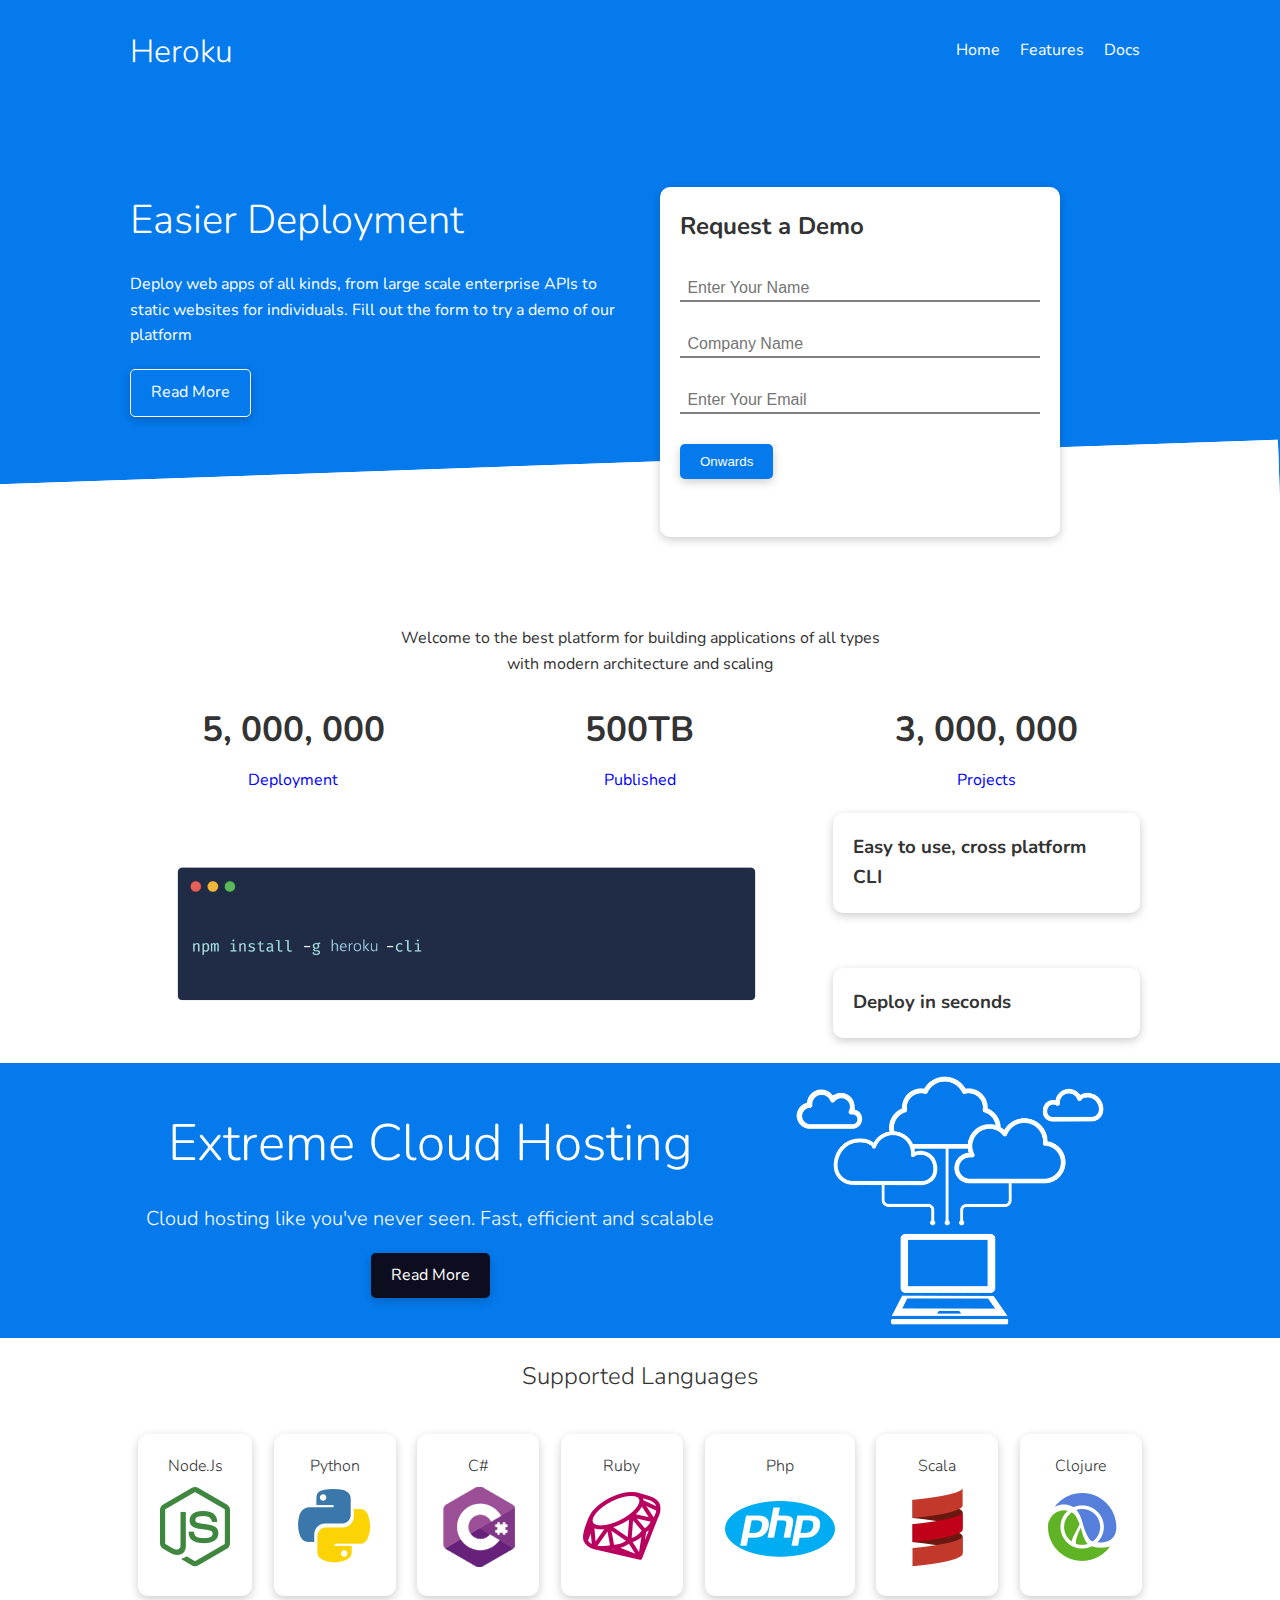
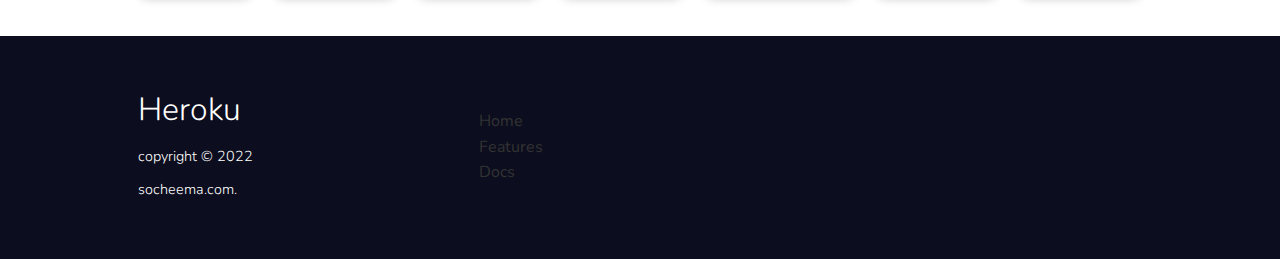
<file: index.html>
<!DOCTYPE html>
<html>
  <head>
    <meta charset="utf-8" />
    <meta http-equiv="X-UA-Compatible" content="IE=edge" />
    <title>Heroku | Cloud Hosting for Everyone</title>
    <meta name="viewport" content="width=device-width, initial-scale=1" />
    <link
      rel="stylesheet"
      href="https://cdnjs.cloudflare.com/ajax/libs/font-awesome/6.1.1/css/all.min.css"
      integrity="sha512-KfkfwYDsLkIlwQp6LFnl8zNdLGxu9YAA1QvwINks4PhcElQSvqcyVLLD9aMhXd13uQjoXtEKNosOWaZqXgel0g=="
      crossorigin="anonymous"
      referrerpolicy="no-referrer"
    />
    <link rel="stylesheet" href="./CSS/myLibrary.css" />
    <link
      rel="stylesheet"
      type="text/css"
      media="screen"
      href="./CSS/style.css"
    />
    <link rel="icon" href="./images/favicon.png" />
  </head>
  <body>
    <!-- ===Navbar ===== -->
    <nav class="main_nav">
      <div class="container flex">
        <h1>Heroku</h1>
        <ul>
          <li><a href="index.html">Home</a></li>
          <li><a href="features.html">Features</a></li>
          <li><a href="docs.html">Docs</a></li>
        </ul>
      </div>
    </nav>

    <!-- !====Hero section====== -->
    <section class="hero">
      <div class="container grid">
        <div class="hero_text_area">
          <h1>Easier Deployment</h1>
          <p>
            Deploy web apps of all kinds, from large scale enterprise APIs to
            static websites for individuals. Fill out the form to try a demo of
            our platform
          </p>
          <a href="features.html" class="hero_text_btn btn">Read More</a>
        </div>
        <div class="hero_form_area card">
          <h2>Request a Demo</h2>
          <form>
            <div class="input_control">
              <input
                type="text"
                name="name"
                placeholder=" Enter Your Name"
                required
              />
            </div>
            <div class="input_control">
              <input
                type="text"
                name="Company name"
                placeholder=" Company Name"
                required
              />
            </div>
            <div class="input_control">
              <input
                type="email"
                name="email"
                placeholder=" Enter Your Email"
                required
              />
            </div>
            <input type="submit" value="Onwards" class="form_area_btn btn" />
          </form>
        </div>
      </div>
    </section>

    <!-- =========Stats section statrts here============ -->
    <section class="stats">
      <div class="container">
        <h3 class="stats_heading">
          Welcome to the best platform for building applications of all types
          with modern architecture and scaling
        </h3>
        <div class="grid grid_3">
          <div>
            <i class="fas fa-server fa-3x"></i>
            <h3>5, 000, 000</h3>
            <p>Deployment</p>
          </div>
          <div>
            <h3>500TB</h3>
            <p>Published</p>
          </div>
          <div>
            <i class="fas fa-project-diagram fa-3x"></i>
            <h3>3, 000, 000</h3>
            <p>Projects</p>
          </div>
        </div>
      </div>
    </section>

    <!-- !======Cli section======= -->
    <section class="cli">
      <div class="container grid">
        <img src="./images/cli.png" alt="" />
        <div class="card">
          <h3>Easy to use, cross platform CLI</h3>
        </div>
        <div class="card">
          <h3>Deploy in seconds</h3>
        </div>
      </div>
    </section>

    <!-- !================Cloud===================== -->
    <section class="cloud">
      <div class="container grid">
        <div class="cloud_text_area centralise">
          <h3 class="light_text">Extreme Cloud Hosting</h3>
          <p class="light_text">
            Cloud hosting like you've never seen. Fast, efficient and scalable
          </p>
          <a href="features.html" class="btn dark_bg">Read More</a>
        </div>
        <img src="./images/cloud.png" alt="cloud_image" />
      </div>
    </section>
    <!-- !=================Clouds ends here====================== -->

    <!-- ==================Languages===================== -->
    <section class="language">
      <h2 class="centralise light_text">Supported Languages</h2>
      <div class="container flex">
        <div class="card">
          <h4 class="centralise">Node.Js</h4>
          <img src="./images/logos/node.png" alt="node.js logo" />
        </div>
        <div class="card">
          <h4 class="centralise">Python</h4>
          <img src="./images/logos/python.png" alt="python logo" />
        </div>
        <div class="card">
          <h4 class="centralise">C#</h4>
          <img src="./images/logos/csharp.png" alt="csharp logo" />
        </div>
        <div class="card">
          <h4 class="centralise">Ruby</h4>
          <img src="./images/logos/ruby.png" alt="ruby logo" />
        </div>
        <div class="card">
          <h4 class="centralise">Php</h4>
          <img src="./images/logos/php.png" alt="php logo" />
        </div>
        <div class="card">
          <h4 class="centralise">Scala</h4>
          <img src="./images/logos/scala.png" alt="scala logo" />
        </div>
        <div class="card">
          <h4 class="centralise">Clojure</h4>
          <img src="./images/logos/clojure.png" alt="clojure logo" />
        </div>
      </div>
    </section>
    <!-- ==================Languages ends here===================== -->

    <!-- !=================footer============== -->
    <footer class="dark_bg">
      <div class="container grid grid_3">
        <div>
          <h1 class="light_text">Heroku</h1>
          <p>Copyright &copy; 2022</p>
          <p>Socheema.com.</p>
        </div>
        <nav>
          <ul>
            <li><a href="index.html">Home</a></li>
            <li><a href="features.html">Features</a></li>
            <li><a href="docs.html">Docs</a></li>
          </ul>
        </nav>
        <div class="social_links">
          <a href="github.com/socheema"><i class="fa-brands fa-github"></i></a>
          <a href="github.com/socheema"
            ><i class="fa-brands fa-facebook"></i
          ></a>
          <a href="github.com/socheema"
            ><i class="fa-brands fa-instagram"></i
          ></a>
          <a href="github.com/socheema"><i class="fa-brands fa-twitter"></i></a>
        </div>
      </div>
    </footer>
  </body>
</html>
</file>
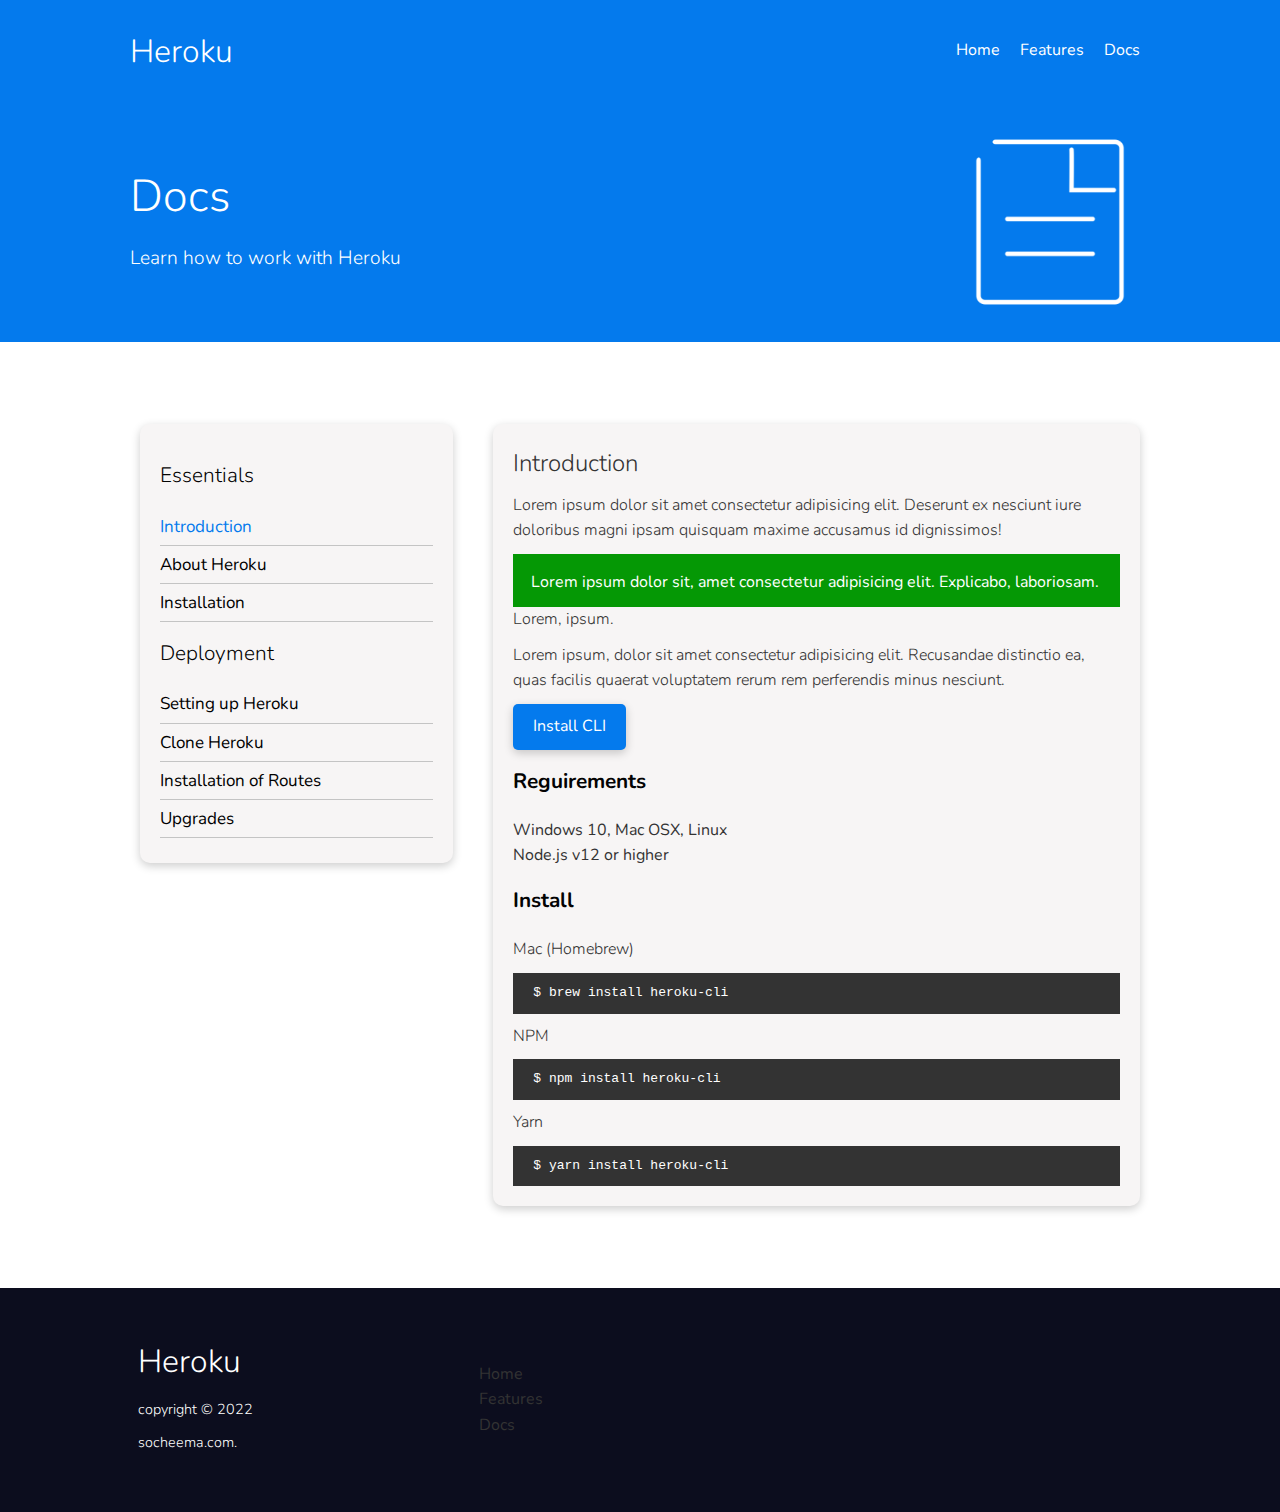
<file: docs.html>
<!DOCTYPE html>
<html>
  <head>
    <meta charset="utf-8" />
    <meta http-equiv="X-UA-Compatible" content="IE=edge" />
    <title>Docs | Cloud Hosting for Everyone</title>
    <meta name="viewport" content="width=device-width, initial-scale=1" />
    <link
      rel="stylesheet"
      href="https://cdnjs.cloudflare.com/ajax/libs/font-awesome/6.1.1/css/all.min.css"
      integrity="sha512-KfkfwYDsLkIlwQp6LFnl8zNdLGxu9YAA1QvwINks4PhcElQSvqcyVLLD9aMhXd13uQjoXtEKNosOWaZqXgel0g=="
      crossorigin="anonymous"
      referrerpolicy="no-referrer"
    />
    <link rel="stylesheet" href="./CSS/myLibrary.css" />
    <link
      rel="stylesheet"
      type="text/css"
      media="screen"
      href="./CSS/style.css"
    />
    <link rel="icon" href="./images/favicon.png" />
  </head>
  <body>
    <!-- ===Navbar ===== -->
    <nav class="main_nav">
      <div class="container flex">
        <h1>Heroku</h1>
        <ul>
          <li><a href="index.html">Home</a></li>
          <li><a href="features.html">Features</a></li>
          <li><a href="docs.html">Docs</a></li>
        </ul>
      </div>
    </nav>

    <!-- !=================
        Features head
    ======================== -->
    <section class="docs_head">
      <div class="container grid">
        <div>
          <h1 class="light_text">Docs</h1>
          <p class="light_text">Learn how to work with Heroku</p>
        </div>
        <img src="./images/docs.png" alt="document logo" />
      </div>
    </section>

    <!-- !=====docs main====== -->
    <section class="docs_main my-2">
      <container class="grid container">
        <div class="card bg-light">
          <h3 class="light_text">Essentials</h3>
          <nav>
            <ul>
              <li><a href="#" class="intro">Introduction</a></li>
              <li><a href="#">About Heroku</a></li>
              <li><a href="#">Installation</a></li>
            </ul>
          </nav>
          <h3 class="light_text">Deployment</h3>
          <nav>
            <ul>
              <li><a href="#">Setting up Heroku</a></li>
              <li><a href="#">Clone Heroku</a></li>
              <li><a href="#">Installation of Routes</a></li>
              <li><a href="#">Upgrades</a></li>
            </ul>
          </nav>
        </div>
        <div class="card">
          <h2 class="light_text">Introduction</h2>
          <p class="light_text">
            Lorem ipsum dolor sit amet consectetur adipisicing elit. Deserunt ex
            nesciunt iure doloribus magni ipsam quisquam maxime accusamus id
            dignissimos!
          </p>
          <div class="bg-green">
            <i class="fas fa-info"></i>Lorem ipsum dolor sit, amet consectetur
            adipisicing elit. Explicabo, laboriosam.
          </div>
          <h class="light_text" v> Lorem, ipsum. </h>
          <p class="light_text">
            Lorem ipsum, dolor sit amet consectetur adipisicing elit. Recusandae
            distinctio ea, quas facilis quaerat voluptatem rerum rem perferendis
            minus nesciunt.
          </p>
          <a href="#" class="btn btn-docs">Install CLI</a>
          <h3>Reguirements</h3>
          <ul>
            <li>Windows 10, Mac OSX, Linux</li>
            <li>Node.js v12 or higher</li>
          </ul>
          <h3>Install</h3>
          <p class="light_text">Mac (Homebrew)</p>
          <pre><code>$ brew install heroku-cli</code></pre>
          <p class="light_text">NPM</p>
          <pre><code>$ npm install heroku-cli</code></pre>
          <p class="light_text">Yarn</p>
          <pre><code>$ yarn install heroku-cli</code></pre>
        </div>
      </container>
    </section>

    <!-- !=================footer============== -->
    <footer class="dark_bg">
      <div class="container grid grid_3">
        <div>
          <h1 class="light_text">Heroku</h1>
          <p>Copyright &copy; 2022</p>
          <p>Socheema.com.</p>
        </div>
        <nav>
          <ul>
            <li><a href="index.html">Home</a></li>
            <li><a href="features.html">Features</a></li>
            <li><a href="docs.html">Docs</a></li>
          </ul>
        </nav>
        <div class="social_links">
          <a href="github.com/socheema"><i class="fa-brands fa-github"></i></a>
          <a href="github.com/socheema"
            ><i class="fa-brands fa-facebook"></i
          ></a>
          <a href="github.com/socheema"
            ><i class="fa-brands fa-instagram"></i
          ></a>
          <a href="github.com/socheema"><i class="fa-brands fa-twitter"></i></a>
        </div>
      </div>
    </footer>
  </body>
</html>
</file>
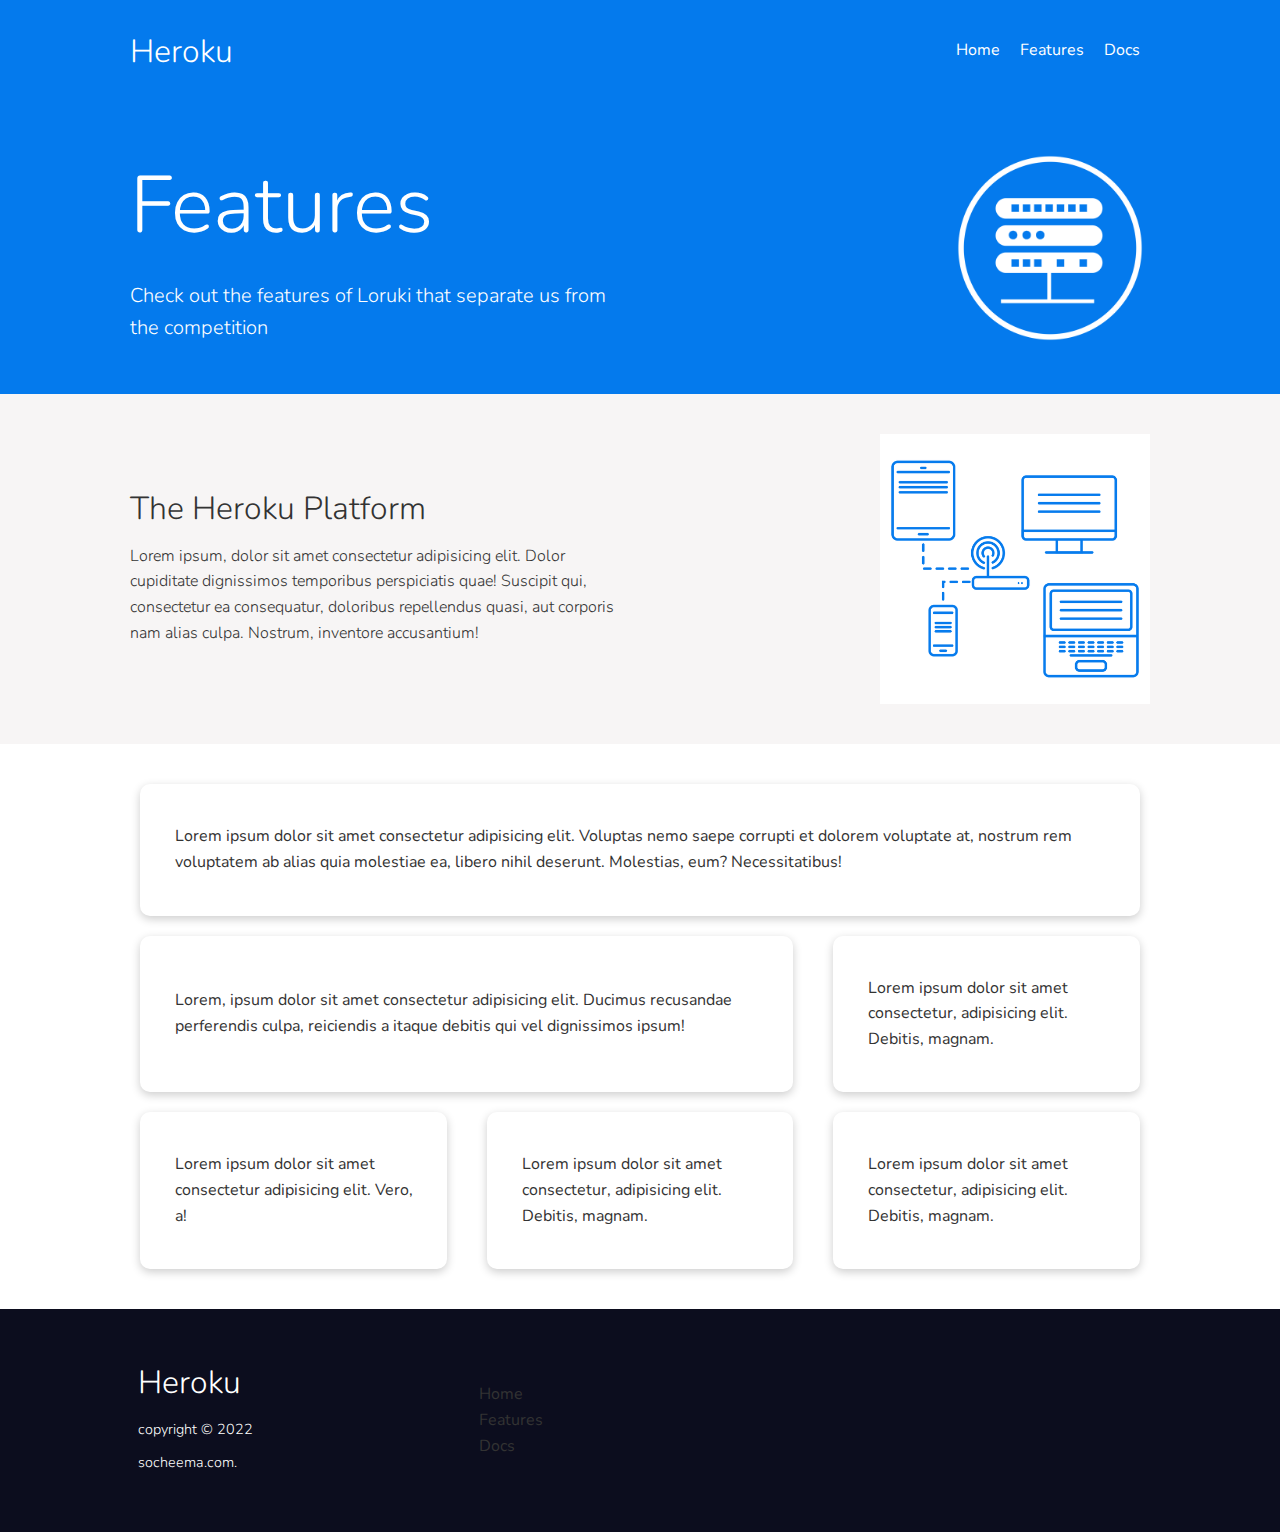
<file: features.html>
<!DOCTYPE html>
<html>
<head>
    <meta charset='utf-8'>
    <meta http-equiv='X-UA-Compatible' content='IE=edge'>
    <title>Heroku | Cloud Hosting for Everyone</title>
    <meta name='viewport' content='width=device-width, initial-scale=1'>
    <link rel="stylesheet" href="https://cdnjs.cloudflare.com/ajax/libs/font-awesome/6.1.1/css/all.min.css" integrity="sha512-KfkfwYDsLkIlwQp6LFnl8zNdLGxu9YAA1QvwINks4PhcElQSvqcyVLLD9aMhXd13uQjoXtEKNosOWaZqXgel0g==" crossorigin="anonymous" referrerpolicy="no-referrer" />
    <link rel="stylesheet" href="./CSS/myLibrary.css">
    <link rel="stylesheet" type="text/css" media="screen" href="./CSS/style.css">
    <link rel="icon" href="./images/favicon.png">
</head>
<body>
    
    <!-- ===Navbar ===== -->
     <nav class="main_nav">
      <div class="container flex">
        <h1>Heroku</h1>
        <ul>
          <li><a href="index.html">Home</a></li>
          <li><a href="features.html">Features</a></li>
          <li><a href="docs.html">Docs</a></li>
        </ul>
      </div>
    </nav>

    <!-- !=================
        Features head
    ======================== -->
    <section class="features_head">
        <div class="container grid">
            <div>
                <h1 class="light_text">Features</h1>
                <p class="light_text">Check out the features of Loruki that separate us from the competition</p>
            </div>
            <img src="./images/server.png" alt="">
        </div>
    </section>
    <section class="features_Subhead">
        <div class="container grid">
            <div>
                <h1 class="light_text">The Heroku Platform</h1>
                <p class="light_text">Lorem ipsum, dolor sit amet consectetur adipisicing elit. Dolor cupiditate dignissimos temporibus perspiciatis quae! Suscipit qui, consectetur ea consequatur, doloribus repellendus quasi, aut corporis nam alias culpa. Nostrum, inventore accusantium!</p>
            </div>
            <img src="./images/server2.png" alt="">
        </div>
    </section>

     <!-- !=====features main====== -->
    <section class="features_main">
        <container class=" container grid">
            <div class="card flex">
                 <i class="fas fa-upload fa-3x"></i>
                 <div>
                    <p>
                       Lorem ipsum dolor sit amet consectetur adipisicing elit. Voluptas nemo saepe corrupti et dolorem voluptate at, nostrum rem voluptatem ab alias quia molestiae ea, libero nihil deserunt. Molestias, eum? Necessitatibus!
                    </p>
                 </div>
            </div>
            <div class="card flex">
                 <i class="fas fa-search fa-3x"></i>
                 <div>
                    <p>
                        Lorem, ipsum dolor sit amet consectetur adipisicing elit. Ducimus recusandae perferendis culpa, reiciendis a itaque debitis qui vel dignissimos ipsum!
                    </p>
                 </div>
            </div>
            <div class="card flex">
                 <i class="fas fa-project-diagram fa-3x"></i>
                 <div>
                    <p>
                        Lorem ipsum dolor sit amet consectetur, adipisicing elit. Debitis, magnam.
                    </p>
                 </div>
            </div>
            <div class="card flex">
                 <i class="fas fa-download fa-3x"></i>
                 <div>
                    <p>
                       Lorem ipsum dolor sit amet consectetur adipisicing elit. Vero, a!
                    </p>
                 </div>
            </div>
            <div class="card flex">
                 <i class="fas fa-github fa-3x"></i>
                 <div>
                    <p>
                       Lorem ipsum dolor sit amet consectetur, adipisicing elit. Debitis, magnam.
                    </p>
                 </div>
            </div>
            <div class="card flex">
                 <i class="fas fa-server fa-3x"></i>
                 <div>
                    <p>
                       Lorem ipsum dolor sit amet consectetur, adipisicing elit. Debitis, magnam.
                    </p>
                 </div>
            </div>
        </container>
    </section> 
     <!-- !=================footer============== -->
     <footer class="dark_bg">
        <div class="container grid grid_3">
            <div>
                <h1 class="light_text">Heroku</h1>
                <p>Copyright &copy; 2022</p>
                <p>Socheema.com.</p>
            </div>
            <nav>
                <ul>
                    <li><a href="index.html">Home</a></li>
                    <li><a href="features.html">Features</a></li>
                    <li><a href="docs.html">Docs</a></li>
                </ul>
            </nav>
            <div class="social_links">
                <a href="github.com/socheema"><i class="fa-brands fa-github "></i></a>
                <a href="github.com/socheema"><i class="fa-brands fa-facebook "></i></a>
                <a href="github.com/socheema"><i class="fa-brands fa-instagram "></i></a>
                <a href="github.com/socheema"><i class="fa-brands fa-twitter "></i></a>
            </div>
        </div>
     </footer>
</body>
</html>
</file>
<file: CSS/myLibrary.css>
.card{
    background-color: #fff;
    color: #333;
    border-radius: 10px;
    box-shadow: var(--boxshadow-primary);
    padding: 20px;
    margin: 10px;
}

.container {
  margin: 0 auto;
  padding: 0 40px;
  max-width: 1100px;
}

.flex{
  display: flex;
  justify-content: center;
  align-items: center;
  height: 100%;
}

.btn{
    display: inline-block;
    padding: 10px 20px;
    border-radius: 5px;
    cursor: pointer;
    background-color: var(--primaryCol);
    box-shadow: var(--boxshadow-primary);
    border: none;
    color: white;
    transition: all .6s ease;
}

.grid{
    display: grid;
    grid-template-columns: repeat(2, 1fr);
    gap: 20px;
    justify-content: center;
    align-items: center;
    height: 100%;
}

.light_text{
    font-weight: 300;
}

.centralise{
    text-align: center;
}

.flex{
    display: flex;
    justify-content: space-between;
    align-items: center;
    height: 100%;
}

.dark_bg{
    background-color: #0c0d1e;
    color: white;
}

.my-2{
  margin: 2rem 0;
}

footer div{
    text-align: left;
}
</file>
<file: CSS/style.css>
@import url("https://fonts.googleapis.com/css2?family=Merriweather:ital,wght@0,300;0,400;1,300;1,700&family=Nunito:wght@300;400;700&family=Open+Sans:ital,wght@0,300;0,400;0,500;0,700;1,400;1,500;1,600&family=Poppins:wght@100&family=Roboto:ital,wght@0,100;0,300;0,400;0,700;1,400&display=swap");

:root {
  --primaryCol: #047aed;
  --boxshadow-primary: 0px 3px 10px rgba(0, 0, 0, 0.2);
}
* {
  box-sizing: border-box;
  margin: 0;
  padding: 0;
}

body {
  font-family: "Nunito", sans-serif;
  color: #333;
  line-height: 1.6;
}

a {
  text-decoration: none;
  color: #333;
}

ul {
  list-style: none;
}

p {
  margin: 10px 0;
}

img {
  width: 100%;
}

h1 {
  font-weight: 300;
}

/* !====== navbar======= */

.main_nav {
  background-color: var(--primaryCol);
  align-items: center;
  padding: 4%;
  height: 60px;
}

.main_nav h1 {
  color: #fff;
  font-weight: 300;
  font-size: 2rem;
}

.main_nav ul {
  display: flex;
}

.main_nav ul a {
  padding: 10px;
  color: #fff;
  margin-left: 0 5px;
  transition: all 5s ease-in-out;
  border: none;
}

.main_nav ul a:hover {
  border-bottom: 2px solid white;
}

/* !============Hero section=============== */

.hero {
  background-color: var(--primaryCol);
  height: 400px;
  color: #fff;
  position: relative;
  /* overflow: hidden; */
  border: var(--highlight);
}

.hero::before,
.hero::after {
  content: "";
  position: absolute;
  height: 100px;
  background-color: white;
  bottom: -60px;
  left: 0;
  right: 0;
  transform: rotate(-2deg);
  /* transform: skew(-3deg); */
}

.hero h1 {
  font-size: 40px;
  cursor: pointer;
}

.hero p {
  margin: 20px 0;
}

.hero_form_area {
  height: 350px;
  width: 400px;
  position: relative;
  top: 60px;
  animation: slideFromRight 2s ease-in;
  z-index: 100;
}

.hero_text_area {
  animation: slideFromLeft 2s ease-in-out;
}

input[type="text"],
input[type="email"] {
  border: 0;
  border-bottom: 2px solid grey;
  width: 100%;
  font-size: 1rem;
  outline: none;
  padding: 3px;
}

.input_control {
  margin: 30px 0;
}

.btn:hover {
  transform: scale(0.95);
}

.hero_text_btn {
  background-color: transparent;
  border: 1px solid #fff;
}

/* !====Stats===== */
.stats {
  padding-top: 100px;
  animation: slideFromBottom 2s ease-in;
}

.grid_3 {
  grid-template-columns: repeat(3, 1fr);
  text-align: center;
}

.stats_heading {
  text-align: center;
  font-weight: normal;
  max-width: 500px;
  margin: 1.5rem auto;
  font-size: 1rem;
}

.grid_3 h3 {
  font-size: 35px;
}

.grid_3 p {
  color: blue;
  font-size: 16px;
}

/* =====Cli======= */
.cli .grid {
  grid-template-columns: repeat(3, 1fr);
  grid-template-rows: repeat(2, 1fr);
}

.cli .grid img {
  grid-column: 1 / span 2;
  grid-row: 1 / span 2;
}

/* !===================cloud================ */
.cloud {
  background-color: var(--primaryCol);
}

.cloud .grid {
  grid-template-columns: 3fr 2fr;
  color: #fff;
}

.cloud_text_area h3 {
  font-size: 3.2rem;
}

.cloud_text_area p {
  font-size: 20px;
  padding: 0.5rem 0;
}

.language {
  background-color: #fff;
}

.language h2 {
  padding: 1.2rem;
}

.language .flex {
  flex-wrap: wrap;
}

.language .card {
  margin: 1.2rem 0.5rem 2.5rem;
  transition: all 0.3s ease-in-out;
}

.language .card:hover {
  transform: translateY(-20px);
}

.language h4 {
  font-weight: 300;
  font-size: 1rem;
  margin-bottom: 0.5rem;
}

/* !=============footer============== */

footer div p {
  color: #fff !important;
  font-size: 0.9rem !important;
  font-weight: 300;
  text-transform: lowercase;
}

footer nav {
  background: transparent;
}

footer nav ul {
  flex-direction: column;
}

footer nav ul a:hover {
  border: none;
}

.social_links a {
  margin: 0 0.5rem;
  color: #fff;
}

.fa-github:hover {
  color: #333;
}

.fa-facebook:hover {
  color: blue;
}

.fa-instagram:hover {
  color: rgb(165, 9, 35);
}

.fa-twitter:hover {
  color: #047aed;
}

footer .container {
  padding: 3rem;
}

footer .container div,
footer .container nav ul {
  text-align: left;
}

/* !=====Features head====== */
.features_head {
  background-color: var(--primaryCol);
  padding: 40px 0;
}

.features_head img {
  color: White;
  width: 200px;
  justify-self: end;
}

.features_head p {
  color: #fff;
  font-size: 20px;
}

.features_head h1 {
  color: #fff;
  font-size: 5rem;
}

/* !====Features subhead===== */
.features_Subhead {
  background-color: #f7f5f5;
  padding: 40px 0;
  border: var(--highlight);
}

.features_Subhead h1 {
  font-size: 2rem;
}

.features_subhead p {
  font-size: 16px;
}

.features_Subhead img {
  justify-self: end;
  width: 270px;
  background-color: #fff;
}

.features_main {
  padding: 40px 0;
}

.features_main .grid {
  grid-template-columns: repeat(3, 1fr);
  grid-template-rows: repeat(1fr);
}

.features_main .grid div:nth-child(1) {
  grid-column: 1 / span 3;
}

.features_main .grid div:nth-child(2) {
  grid-column: 1 / span 2;
}

.features_main .fas {
  margin-right: 15px;
}

/* !============Doc================== */
.docs_head {
  background-color: var(--primaryCol);
  padding: 20px 0;
}

.docs_head img {
  width: 200px;
  justify-self: end;
}

.docs_head h1 {
  font-size: 2.8rem;
  color: #fff;
}

.docs_head p {
  color: #fff;
  font-size: 1.2rem;
}

.docs_main {
  padding: 40px 0;
}

.docs_main .grid {
  grid-template-columns: 1fr 2fr;
}
.docs_main .bg-light {
  background-color: #f4f4f4;
  align-self: start;
}

.docs_main .bg-light li {
  padding-bottom: 5px;
  margin-bottom: 5px;
  font-size: 17px;
  border-bottom: 1px solid rgb(196, 196, 196);
}
.docs_main .bg-light li a {
  transition: all 0.2s ease-in-out;
  display: inline-block;
  color: black;
}
.docs_main .bg-light li a:hover {
  transform: translateX(5px);
  font-weight: bold;
}
.docs_main h3 {
  margin: 20px 0;
}

.docs_main .card {
  align-self: flex-start;
}

.docs_main .grid {
  grid-template-columns: 1fr 2fr;
}

.bg-green {
  background-color: rgb(5, 152, 5);
  color: #fff;
  padding: 10px;
}

.bg-green .fas {
  margin-right: 8px;
  font-size: 1.3rem;
}

.docs_main .card h3 {
  margin-top: 15px;
  font-size: 1.3rem;
  color: rgb(3, 3, 3);
}

.docs_main .card pre,
code {
  background-color: #333;
  color: #fff;
  padding: 10px;
}

.docs_main .card {
  background-color: #f7f5f5;
}

.docs_main .card nav ul {
  background-color: transparent;
  flex-direction: column;
  align-items: flex-start;
}

.intro {
  color: #047aed !important;
}

/* !======================Animation====================== */
@keyframes slideFromLeft {
  0% {
    transform: translateX(-700px);
  }
  100% {
    transform: translateX(0);
  }
}
@keyframes slideFromRight {
  0% {
    transform: translateX(700px);
  }
  100% {
    transform: translateX(0);
  }
}
@keyframes slideFromBottom {
  0% {
    transform: translateY(700px);
  }
  100% {
    transform: translateY(0);
  }
}

@keyframes slideInFromTop {
  0% {
    transform: translateY(-500px);
  }
  100% {
    transform: translateY(0);
  }
}

/* !=======================================
            Media query
=========================================== */

/* !from tablet to phones */

@media screen and (max-width: 800px) {
  .grid,
  .hero .grid,
  .cli .grid,
  .cloud .grid,
  .features_head .grid,
  .docs-head .grid,
  .features_main .grid,
  .docs_main .grid {
    grid-template-columns: 1fr;
    grid-template-rows: 1fr;
  }
  .features_head .container div,
  .features_Subhead .container div,
  .docs_main .container div,
  .docs_head .container div {
    text-align: center;
  }
  .features_head .container img,
  .features_Subhead .container img,
  .docs_head .container img {
    justify-self: center;
  }
  .features_main div:nth-child(1) {
    grid-column: 1;
  }
  .features_main div:nth-child(2) {
    grid-column: 1;
  }
  .hero {
    height: auto;
  }
  .hero_text_area {
    text-align: center;
    margin-top: 2rem;
    animation: slideInFromTop 2s ease-in-out;
  }
  .hero_form_area {
    justify-self: center;
    margin: auto;
    animation: slideInFromBottom 2s;
  }
  .features-main .container .flex {
    flex-direction: column;
  }
  .cli .grid img {
    grid-row: 1;
    grid-column: 1;
  }

  footer .grid{
    display: flex;
    justify-content: space-between;
    align-items: center;
  }
}

/* ! phones */

@media screen and (max-width: 500px) {
  .main_nav .flex {
    flex-direction: column;
  }
  .main_nav ul {
    background-color: rgba(0, 0, 0, 0.2);
    padding: 5px;
    height: 110px;
    position: relative;
    z-index: 100;
  }
  .hero_form_area {
    width: 300px;
  }
  .features-head {
    padding-top: 30px;
  }

  .hero{
    padding-top: 50px;
  }

  footer .grid{
    display: flex;
    flex-direction: column;
    justify-content: space-between;
  }
}
</file>
